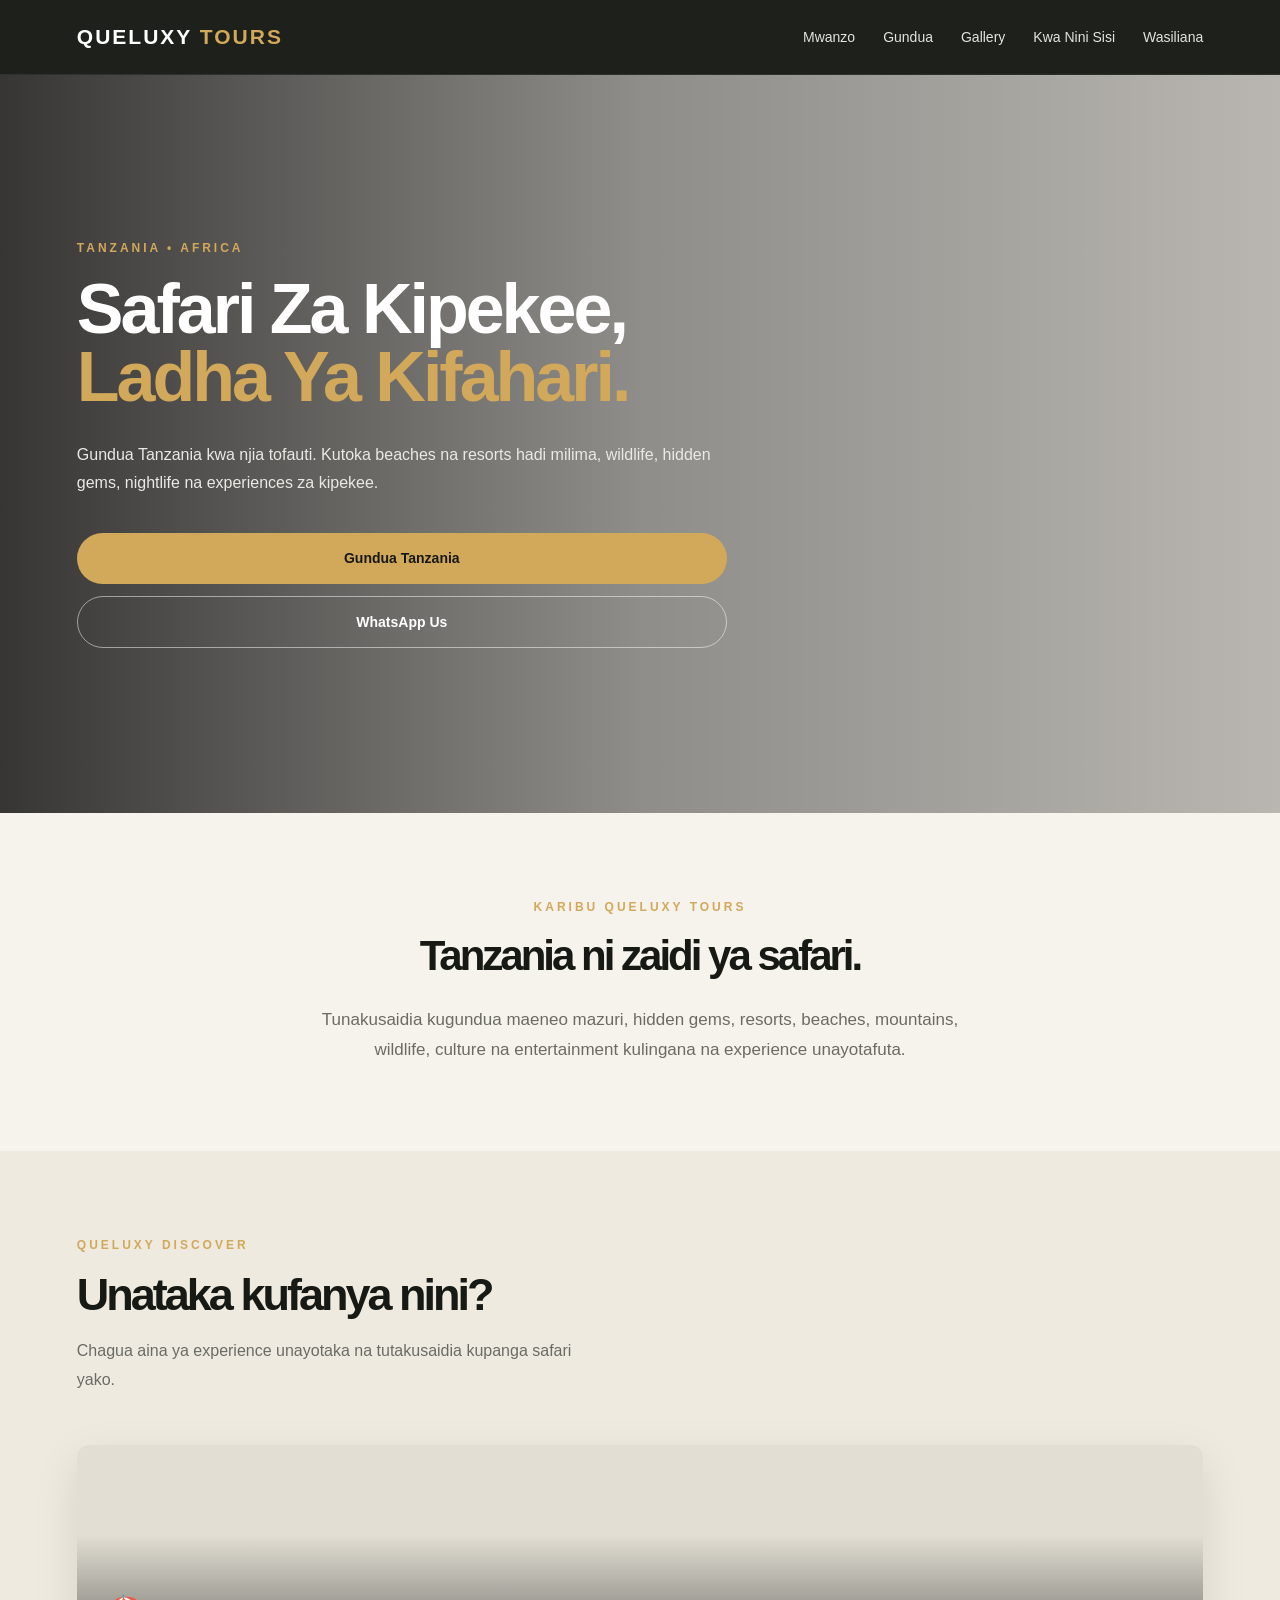
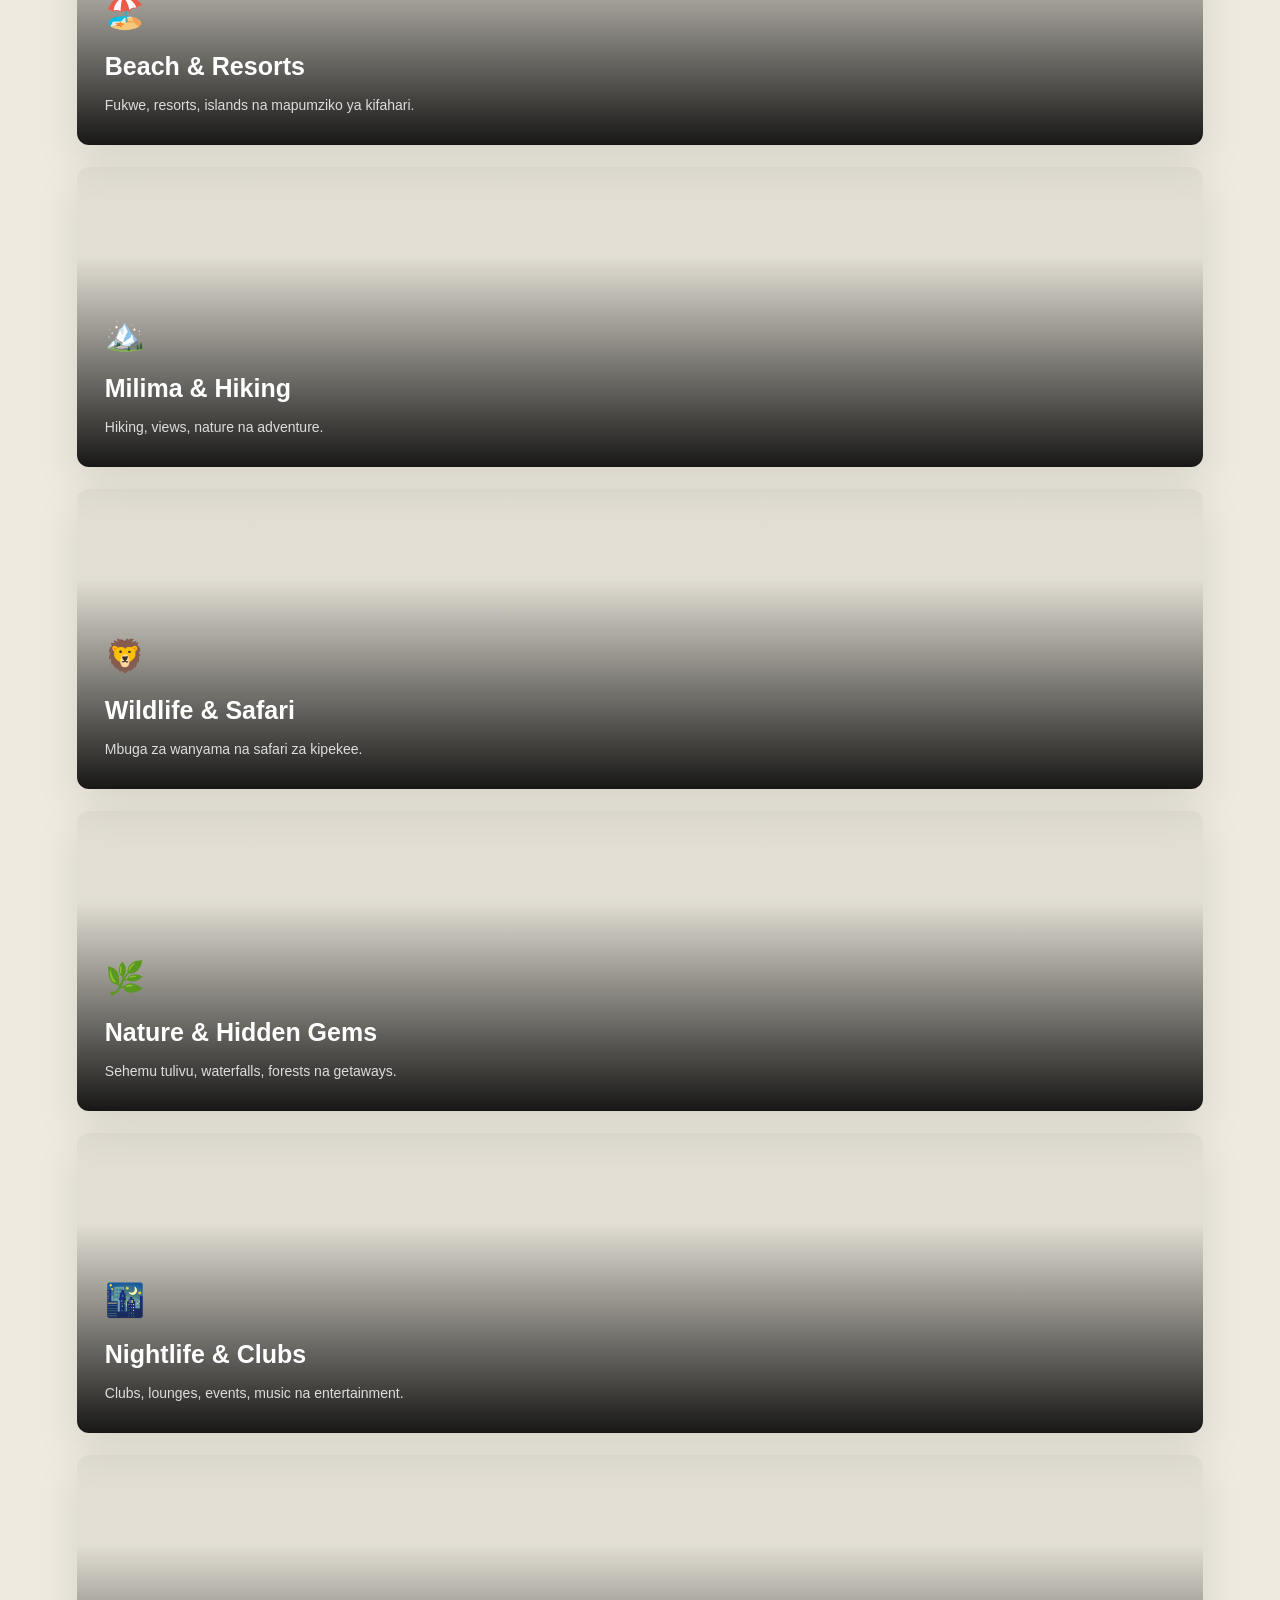
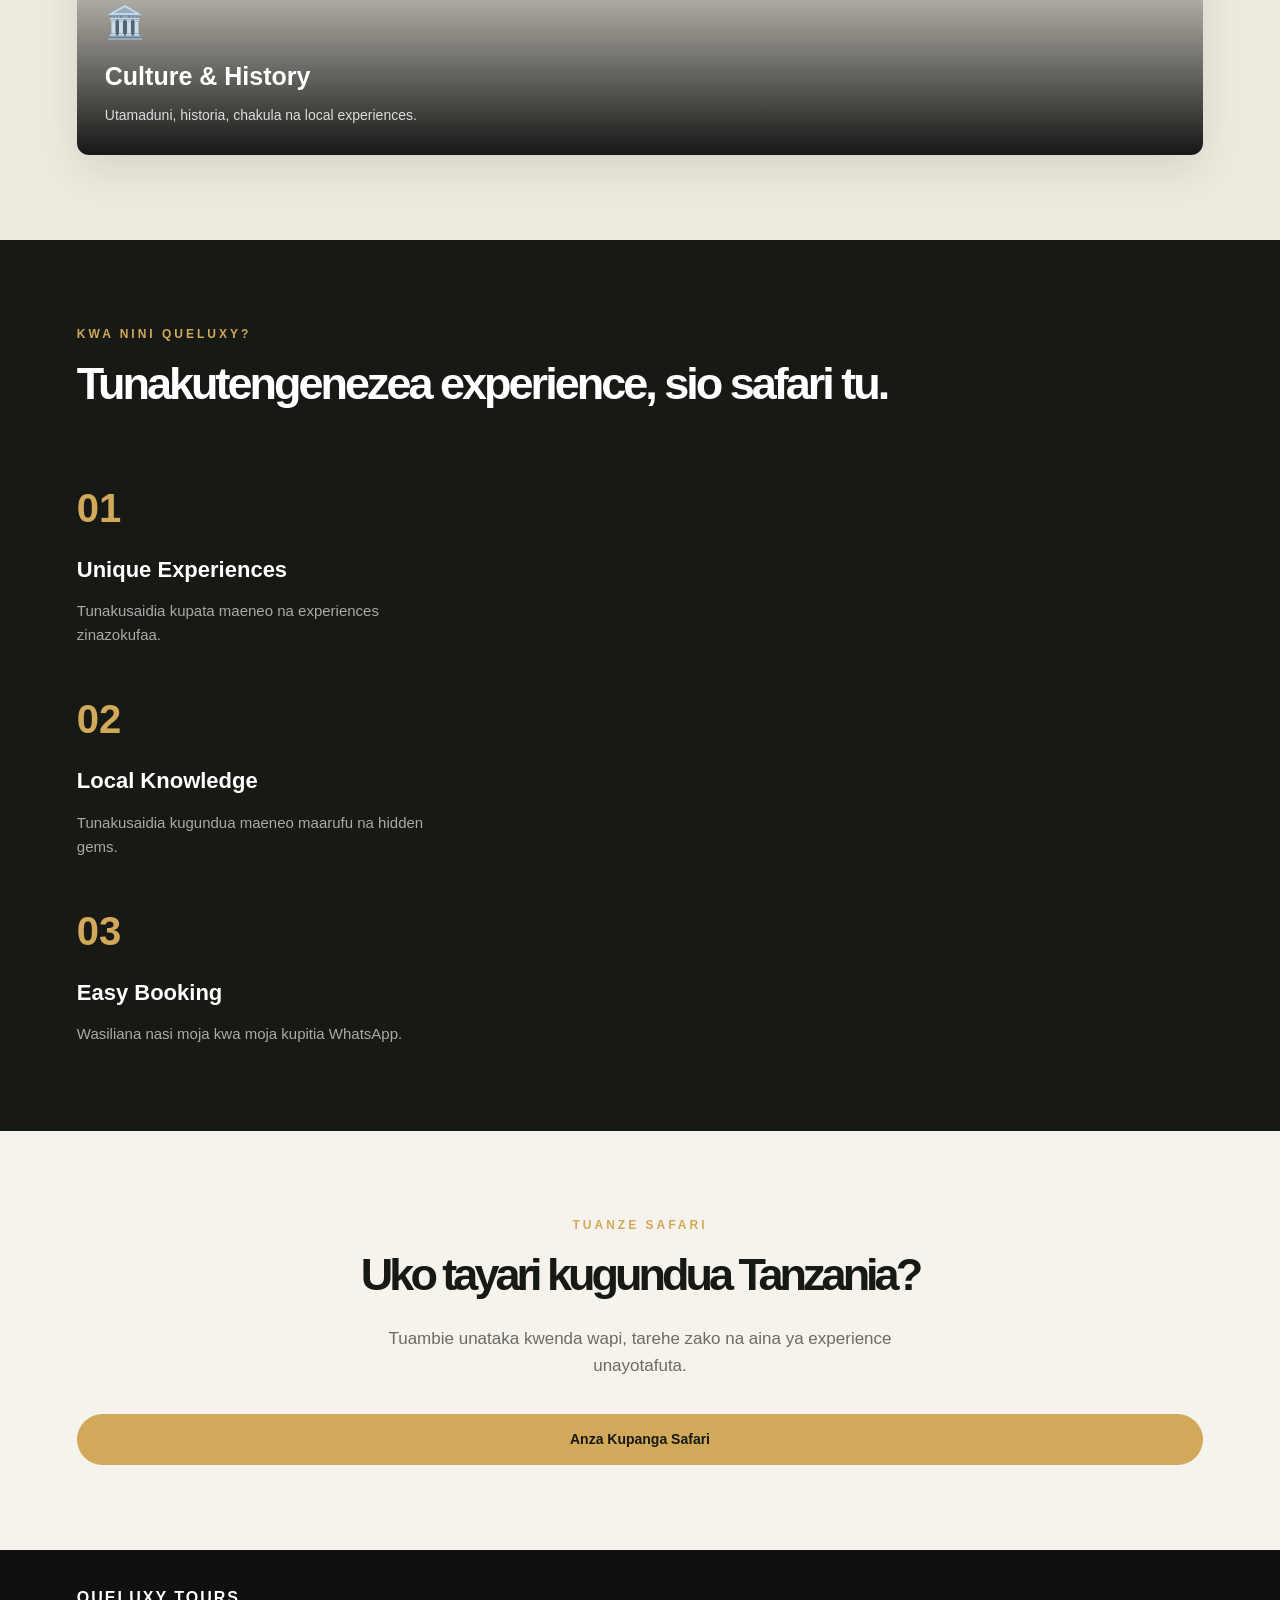
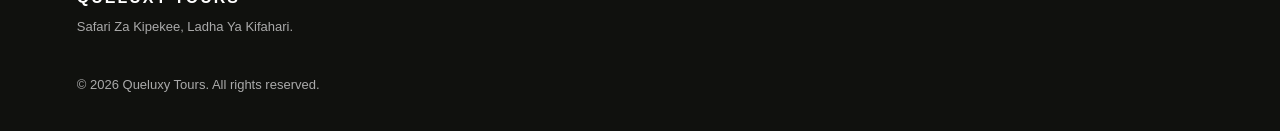
<file: index.html>
<!DOCTYPE html>
<html lang="sw">
<head>
  <meta charset="UTF-8">
  <meta name="viewport" content="width=device-width, initial-scale=1.0">

  <title>Queluxy Tours | Safari Za Kipekee</title>

  <meta name="description" content="Queluxy Tours - Safari Za Kipekee, Ladha Ya Kifahari.">

  <link rel="stylesheet" href="style.css">
</head>

<body>

<header class="navbar">

  <a href="#home" class="logo">
    QUELUXY <span>TOURS</span>
  </a>

  <nav>
  <a href="#home">Mwanzo</a>
  <a href="discover.html">Gundua</a>
  <a href="gallery.html">Gallery</a>
  <a href="#why">Kwa Nini Sisi</a>
  <a href="#contact">Wasiliana</a>

</header>


<main>

<section class="hero" id="home">

  <div class="hero-content">

    <p class="eyebrow">TANZANIA • AFRICA</p>

    <h1>
      Safari Za Kipekee,
      <span>Ladha Ya Kifahari.</span>
    </h1>

    <p class="hero-text">
      Gundua Tanzania kwa njia tofauti.
      Kutoka beaches na resorts hadi milima,
      wildlife, hidden gems, nightlife na
      experiences za kipekee.
    </p>

    <div class="hero-buttons">

      <a href="discover" class="btn primary">
        Gundua Tanzania
      </a>

      <a
        href="https://wa.me/255745179214?text=Habari%20Queluxy%20Tours%2C%20nataka%20kupanga%20safari."
        class="btn secondary"
        target="_blank">
        WhatsApp Us
      </a>

    </div>

  </div>

</section>


<section class="intro">

  <p class="eyebrow">KARIBU QUELUXY TOURS</p>

  <h2>
    Tanzania ni zaidi ya safari.
  </h2>

  <p>
    Tunakusaidia kugundua maeneo mazuri,
    hidden gems, resorts, beaches, mountains,
    wildlife, culture na entertainment
    kulingana na experience unayotafuta.
  </p>

</section>


<section class="discover" id="discover">

  <div class="section-heading">

    <div>

      <p class="eyebrow">QUELUXY DISCOVER</p>

      <h2>Unataka kufanya nini?</h2>

    </div>

    <p>
      Chagua aina ya experience unayotaka
      na tutakusaidia kupanga safari yako.
    </p>

  </div>


  <div class="experience-grid">

    <a href="#contact" class="experience beach">
      <div>
        <span>🏖️</span>
        <h3>Beach & Resorts</h3>
        <p>Fukwe, resorts, islands na mapumziko ya kifahari.</p>
      </div>
    </a>

    <a href="#contact" class="experience mountain">
      <div>
        <span>🏔️</span>
        <h3>Milima & Hiking</h3>
        <p>Hiking, views, nature na adventure.</p>
      </div>
    </a>

    <a href="#contact" class="experience wildlife">
      <div>
        <span>🦁</span>
        <h3>Wildlife & Safari</h3>
        <p>Mbuga za wanyama na safari za kipekee.</p>
      </div>
    </a>

    <a href="#contact" class="experience nature">
      <div>
        <span>🌿</span>
        <h3>Nature & Hidden Gems</h3>
        <p>Sehemu tulivu, waterfalls, forests na getaways.</p>
      </div>
    </a>

    <a href="#contact" class="experience nightlife">
      <div>
        <span>🌃</span>
        <h3>Nightlife & Clubs</h3>
        <p>Clubs, lounges, events, music na entertainment.</p>
      </div>
    </a>

    <a href="#contact" class="experience culture">
      <div>
        <span>🏛️</span>
        <h3>Culture & History</h3>
        <p>Utamaduni, historia, chakula na local experiences.</p>
      </div>
    </a>

  </div>

</section>


<section class="why" id="why">

  <p class="eyebrow">KWA NINI QUELUXY?</p>

  <h2>
    Tunakutengenezea experience,
    sio safari tu.
  </h2>

  <div class="why-grid">

    <div>
      <strong>01</strong>
      <h3>Unique Experiences</h3>
      <p>
        Tunakusaidia kupata maeneo na experiences zinazokufaa.
      </p>
    </div>

    <div>
      <strong>02</strong>
      <h3>Local Knowledge</h3>
      <p>
        Tunakusaidia kugundua maeneo maarufu na hidden gems.
      </p>
    </div>

    <div>
      <strong>03</strong>
      <h3>Easy Booking</h3>
      <p>
        Wasiliana nasi moja kwa moja kupitia WhatsApp.
      </p>
    </div>

  </div>

</section>


<section class="contact" id="contact">

  <p class="eyebrow">TUANZE SAFARI</p>

  <h2>
    Uko tayari kugundua Tanzania?
  </h2>

  <p>
    Tuambie unataka kwenda wapi,
    tarehe zako na aina ya experience unayotafuta.
  </p>

  <a
    href="https://wa.me/255745179214?text=Habari%20Queluxy%20Tours%2C%20nataka%20kupanga%20safari."
    class="btn primary"
    target="_blank">
    Anza Kupanga Safari
  </a>

</section>

</main>


<footer>

  <div>
    <strong>QUELUXY TOURS</strong>

    <p>
      Safari Za Kipekee, Ladha Ya Kifahari.
    </p>
  </div>

  <p>
    © 2026 Queluxy Tours. All rights reserved.
  </p>

</footer>

</body>
</html>
</file>
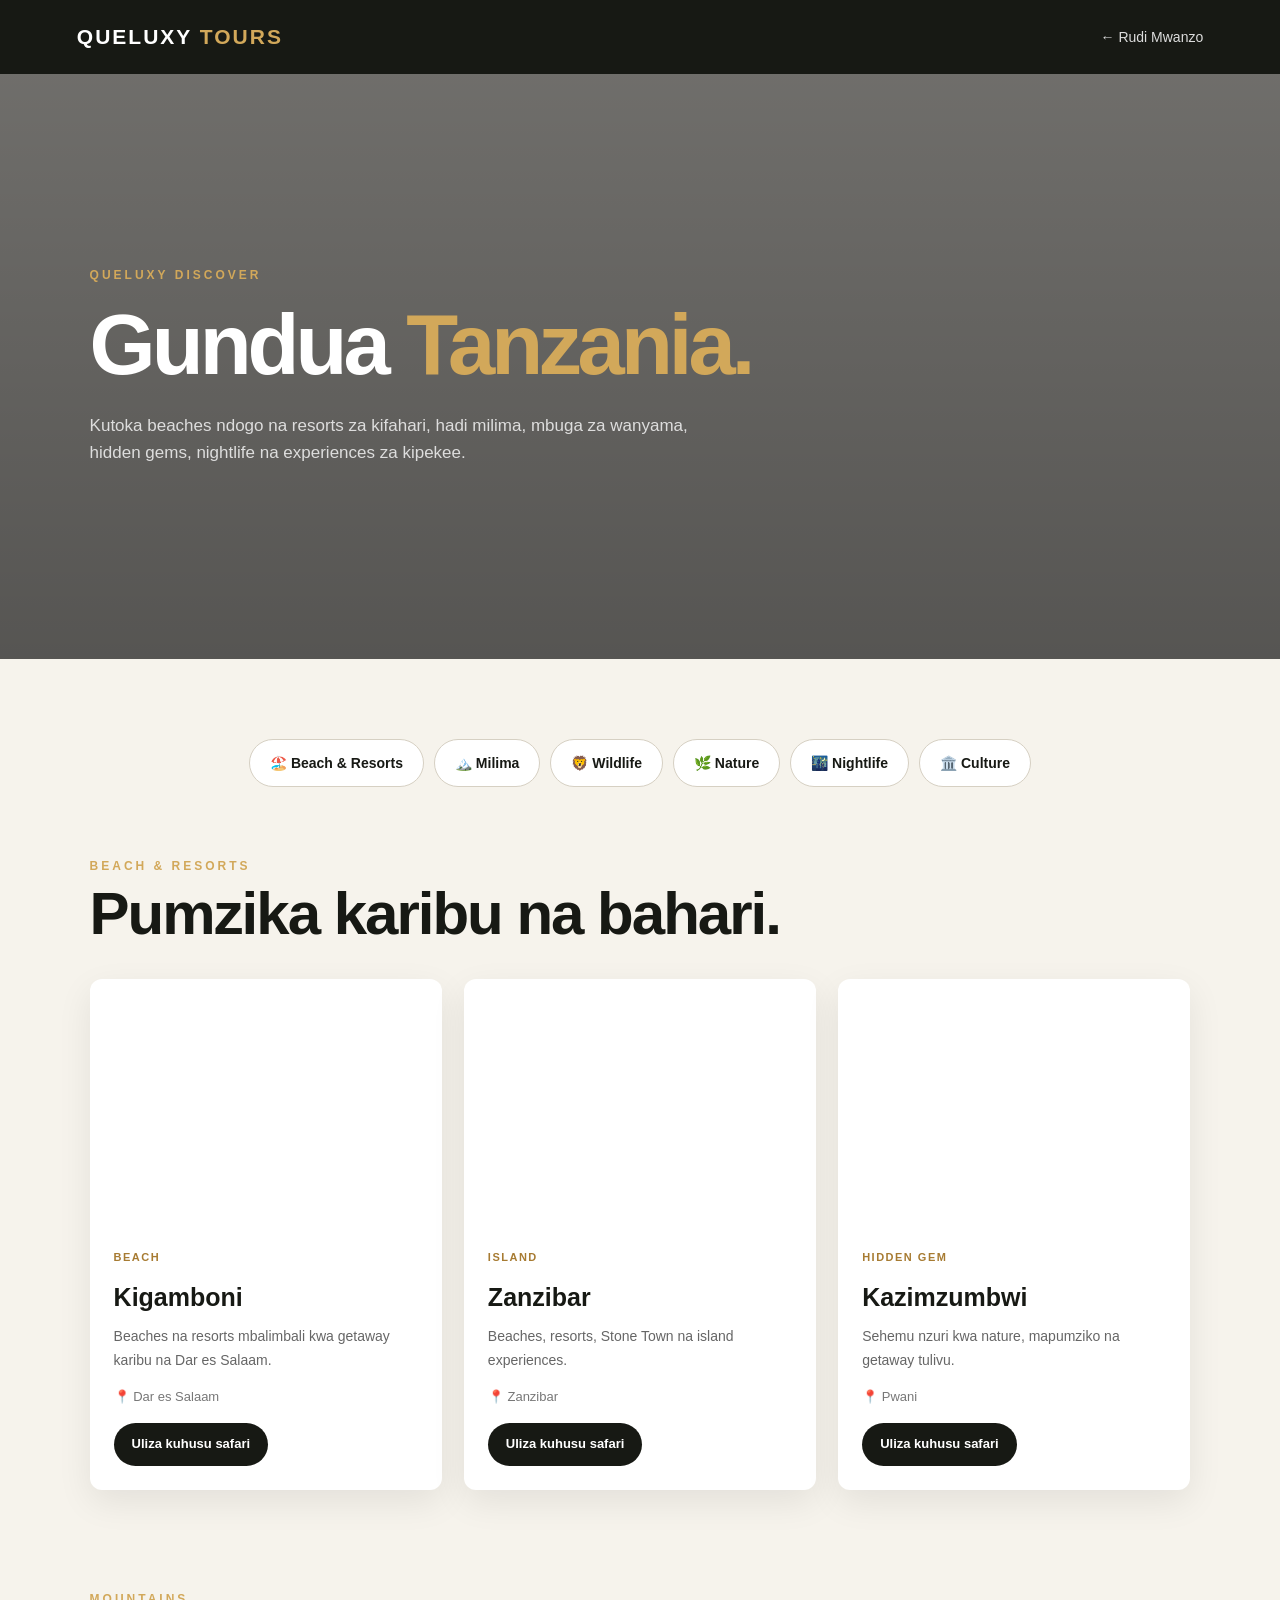
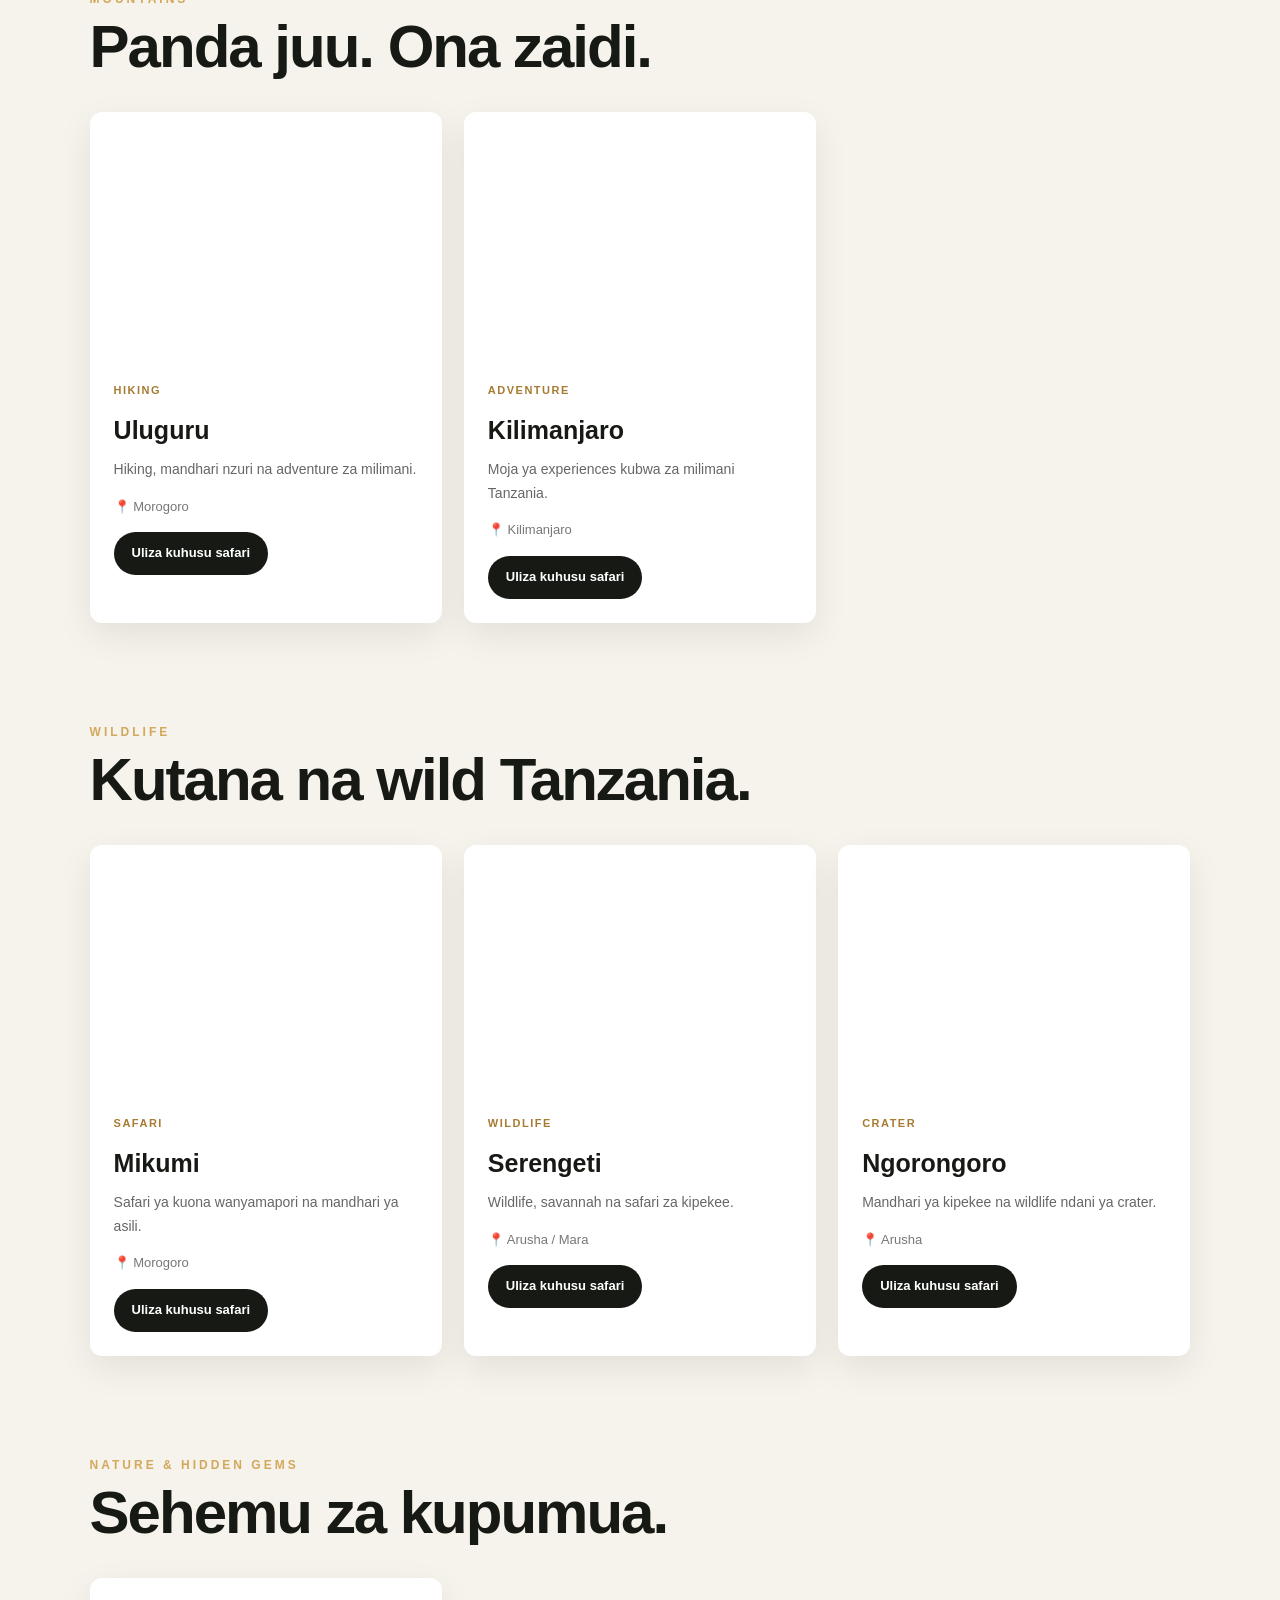
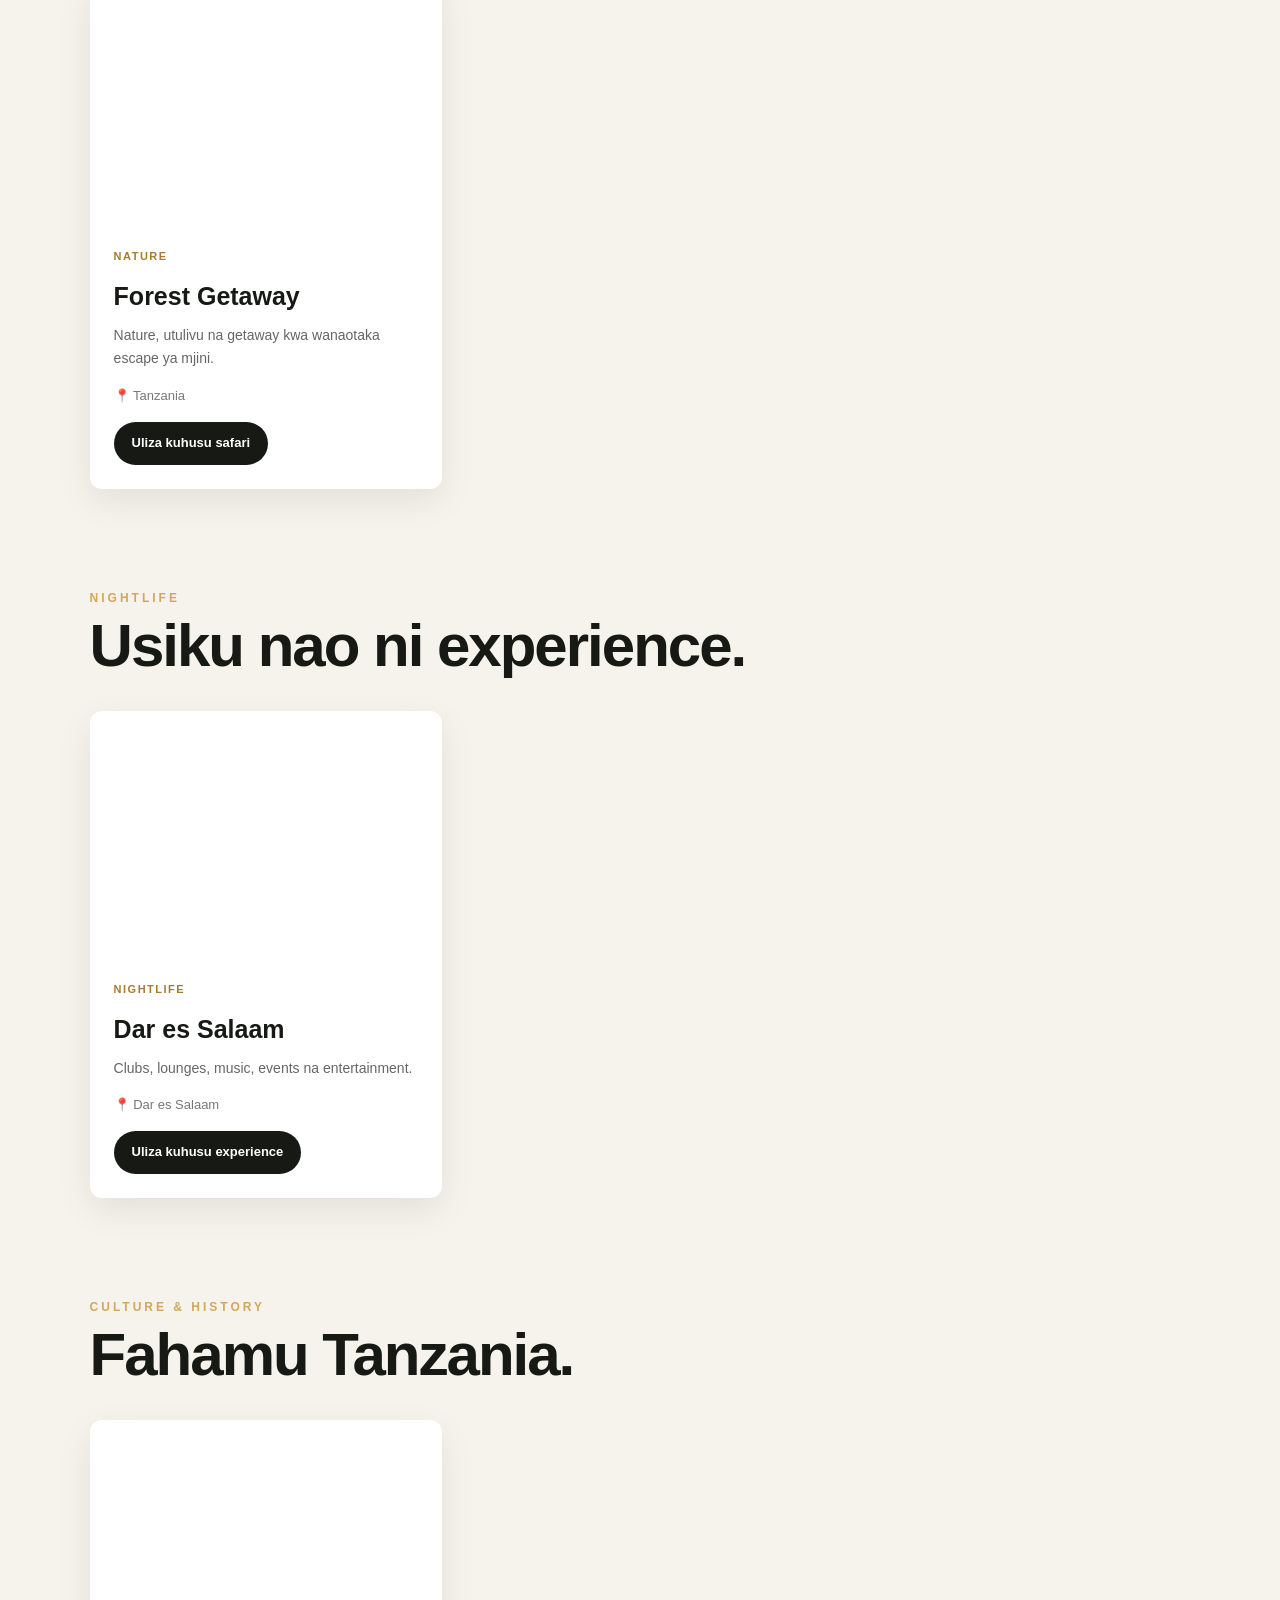
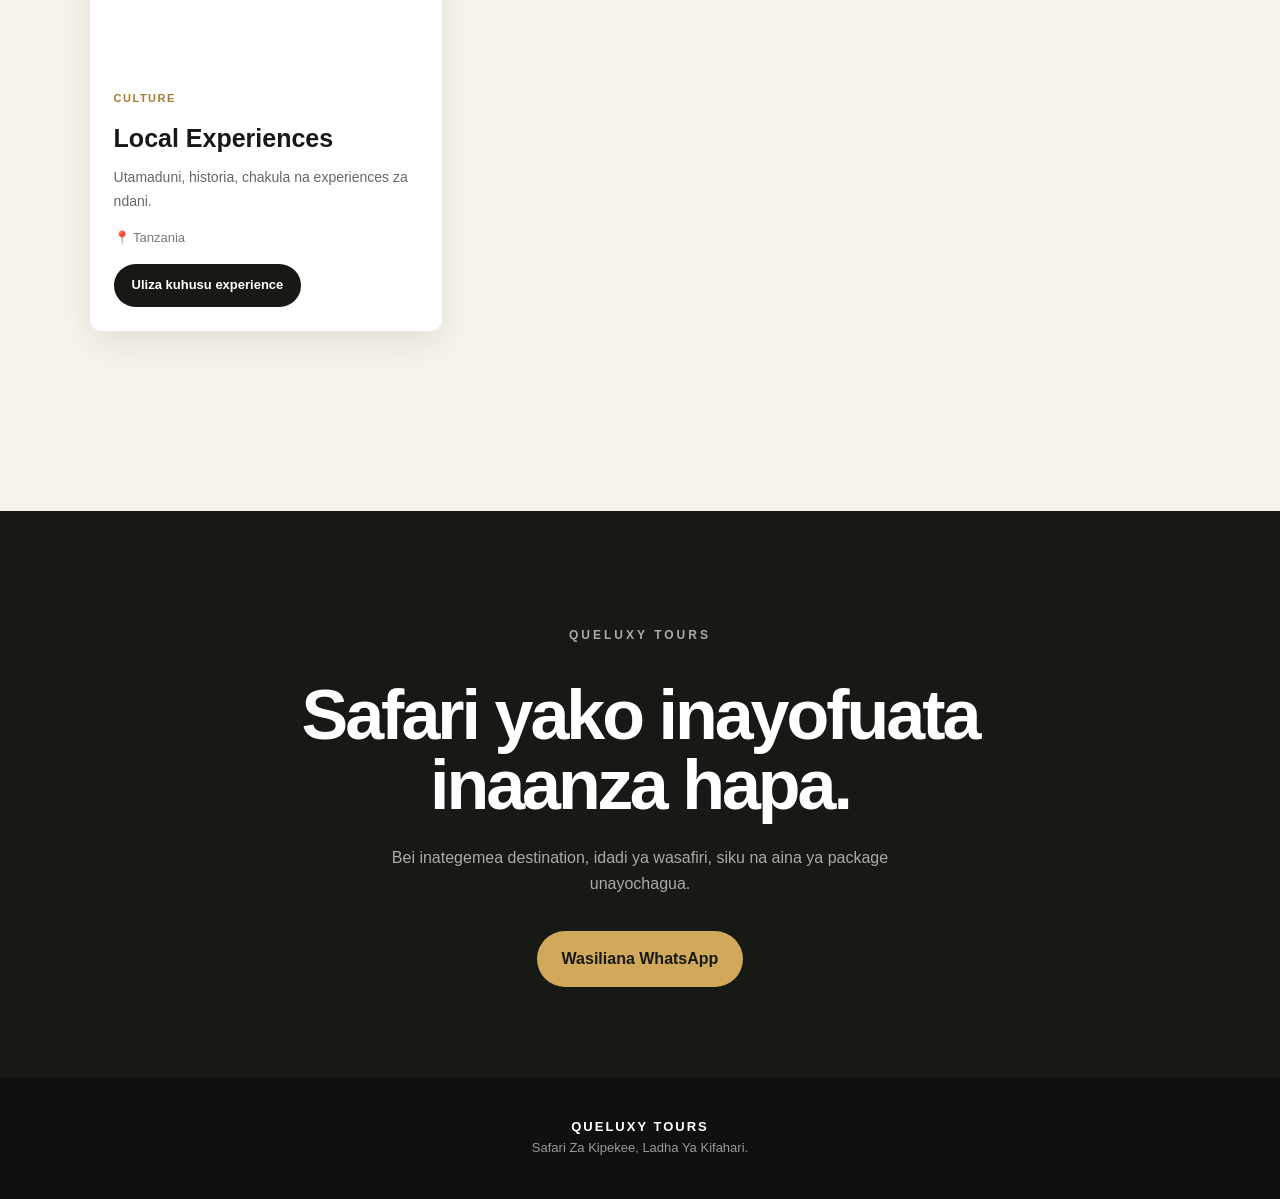
<file: discover.html>
<!DOCTYPE html>
<html lang="sw">
<head>
  <meta charset="UTF-8">
  <meta name="viewport" content="width=device-width, initial-scale=1.0">

  <title>Gundua Tanzania | Queluxy Tours</title>

  <meta
    name="description"
    content="Gundua beach, resorts, milima, wildlife, nature, nightlife na hidden gems za Tanzania kupitia Queluxy Tours."
  >

  <style>

    * {
      box-sizing: border-box;
      margin: 0;
      padding: 0;
    }

    html {
      scroll-behavior: smooth;
    }

    body {
      font-family: Arial, Helvetica, sans-serif;
      background: #f6f3ec;
      color: #171914;
      line-height: 1.6;
    }

    a {
      text-decoration: none;
      color: inherit;
    }


    /* NAVBAR */

    .navbar {
      position: sticky;
      top: 0;
      z-index: 1000;

      display: flex;
      align-items: center;
      justify-content: space-between;

      padding: 20px 6%;

      background: #171914;
      color: white;
    }

    .logo {
      font-size: 21px;
      font-weight: 900;
      letter-spacing: 2px;
    }

    .logo span {
      color: #d2a85a;
    }

    .back {
      color: #ddd;
      font-size: 14px;
    }

    .back:hover {
      color: #d2a85a;
    }


    /* HERO */

    .hero {
      min-height: 65vh;

      display: flex;
      align-items: center;

      padding: 90px 7%;

      color: white;

      background:
        linear-gradient(
          rgba(0,0,0,0.55),
          rgba(0,0,0,0.65)
        ),
        url("https://images.unsplash.com/photo-1516426122078-c23e76319801?auto=format&fit=crop&w=1800&q=90");

      background-size: cover;
      background-position: center;
    }

    .hero-content {
      max-width: 850px;
    }

    .eyebrow {
      color: #d2a85a;
      font-size: 12px;
      font-weight: 800;
      letter-spacing: 3px;
      margin-bottom: 18px;
    }

    .hero h1 {
      font-size: clamp(45px, 8vw, 85px);
      line-height: 0.98;
      letter-spacing: -4px;
      margin-bottom: 25px;
    }

    .hero h1 span {
      color: #d2a85a;
    }

    .hero p:last-child {
      max-width: 650px;
      color: #ddd;
      font-size: 17px;
    }


    /* MAIN */

    .container {
      width: 86%;
      max-width: 1250px;
      margin: auto;
      padding: 80px 0;
    }


    /* CATEGORY NAV */

    .categories {
      display: flex;
      flex-wrap: wrap;
      justify-content: center;
      gap: 10px;

      margin-bottom: 70px;
    }

    .category {
      padding: 12px 20px;

      border: 1px solid #d6d0c3;

      border-radius: 40px;

      background: white;

      font-size: 14px;
      font-weight: 700;

      transition: 0.3s;
    }

    .category:hover {
      background: #171914;
      color: white;
      border-color: #171914;
    }


    /* SECTION */

    .destination-section {
      margin-bottom: 100px;
    }

    .section-title {
      margin-bottom: 35px;
    }

    .section-title .eyebrow {
      margin-bottom: 8px;
    }

    .section-title h2 {
      font-size: clamp(35px, 5vw, 60px);
      line-height: 1;
      letter-spacing: -2px;
    }


    /* CARDS */

    .cards {
      display: grid;

      grid-template-columns:
        repeat(3, 1fr);

      gap: 22px;
    }

    .card {
      overflow: hidden;

      background: white;

      border-radius: 12px;

      box-shadow:
        0 12px 35px rgba(0,0,0,0.08);

      transition: 0.35s;
    }

    .card:hover {
      transform: translateY(-7px);
    }

    .image {
      height: 240px;

      background-size: cover;
      background-position: center;
    }

    .card-content {
      padding: 24px;
    }

    .tag {
      color: #a77b32;

      font-size: 11px;

      font-weight: 800;

      letter-spacing: 1.5px;
    }

    .card h3 {
      font-size: 25px;

      margin: 8px 0;
    }

    .card p {
      color: #666;

      font-size: 14px;

      line-height: 1.7;
    }

    .location {
      display: block;

      margin: 15px 0;

      color: #777;

      font-size: 13px;
    }

    .book {
      display: inline-block;

      padding: 11px 18px;

      border-radius: 30px;

      background: #171914;

      color: white;

      font-size: 13px;

      font-weight: 700;

      transition: 0.3s;
    }

    .book:hover {
      background: #d2a85a;

      color: #171914;
    }


    /* IMAGES */

    .kigamboni {
      background-image:
        url("https://images.unsplash.com/photo-1507525428034-b723cf961d3e?auto=format&fit=crop&w=1000&q=85");
    }

    .zanzibar {
      background-image:
        url("https://images.unsplash.com/photo-1505881502353-a1986add3762?auto=format&fit=crop&w=1000&q=85");
    }

    .kazimzumbwi {
      background-image:
        url("https://images.unsplash.com/photo-1441974231531-c6227db76b6e?auto=format&fit=crop&w=1000&q=85");
    }

    .uluguru {
      background-image:
        url("https://images.unsplash.com/photo-1464822759023-fed622ff2c3b?auto=format&fit=crop&w=1000&q=85");
    }

    .kilimanjaro {
      background-image:
        url("https://images.unsplash.com/photo-1609198092458-38a293c7ac4b?auto=format&fit=crop&w=1000&q=85");
    }

    .mikumi {
      background-image:
        url("https://images.unsplash.com/photo-1516426122078-c23e76319801?auto=format&fit=crop&w=1000&q=85");
    }

    .serengeti {
      background-image:
        url("https://images.unsplash.com/photo-1516026672322-bc52d61a55d5?auto=format&fit=crop&w=1000&q=85");
    }

    .ngorongoro {
      background-image:
        url("https://images.unsplash.com/photo-1534177616072-ef7dc120449d?auto=format&fit=crop&w=1000&q=85");
    }

    .forest {
      background-image:
        url("https://images.unsplash.com/photo-1448375240586-882707db888b?auto=format&fit=crop&w=1000&q=85");
    }

    .nightlife {
      background-image:
        url("https://images.unsplash.com/photo-1514525253161-7a46d19cd819?auto=format&fit=crop&w=1000&q=85");
    }

    .culture {
      background-image:
        url("https://images.unsplash.com/photo-1539650116574-75c0c6d73f6e?auto=format&fit=crop&w=1000&q=85");
    }


    /* CTA */

    .cta {
      padding: 90px 7%;

      text-align: center;

      background: #171914;

      color: white;
    }

    .cta h2 {
      max-width: 800px;

      margin: auto;

      font-size: clamp(38px, 6vw, 70px);

      line-height: 1;

      letter-spacing: -3px;
    }

    .cta p {
      max-width: 600px;

      margin: 25px auto 35px;

      color: #aaa;
    }

    .cta-button {
      display: inline-block;

      padding: 15px 25px;

      border-radius: 40px;

      background: #d2a85a;

      color: #171914;

      font-weight: 800;
    }


    /* FOOTER */

    footer {
      padding: 40px 7%;

      background: #10110e;

      color: #999;

      text-align: center;

      font-size: 13px;
    }

    footer strong {
      color: white;

      letter-spacing: 2px;
    }


    /* MOBILE */

    @media (max-width: 850px) {

      .cards {
        grid-template-columns: 1fr 1fr;
      }

    }


    @media (max-width: 600px) {

      .navbar {
        padding: 17px 5%;
      }

      .hero {
        min-height: 60vh;

        padding: 75px 6%;
      }

      .hero h1 {
        font-size: 48px;

        letter-spacing: -2px;
      }

      .container {
        width: 88%;
      }

      .cards {
        grid-template-columns: 1fr;
      }

      .image {
        height: 230px;
      }

      .category {
        font-size: 13px;
      }

    }

  </style>
</head>


<body>


<header class="navbar">

  <a href="index.html" class="logo">
    QUELUXY <span>TOURS</span>
  </a>

  <a href="index.html" class="back">
    ← Rudi Mwanzo
  </a>

</header>


<section class="hero">

  <div class="hero-content">

    <p class="eyebrow">
      QUELUXY DISCOVER
    </p>

    <h1>
      Gundua <span>Tanzania.</span>
    </h1>

    <p>
      Kutoka beaches ndogo na resorts za kifahari,
      hadi milima, mbuga za wanyama, hidden gems,
      nightlife na experiences za kipekee.
    </p>

  </div>

</section>


<main class="container">


  <!-- CATEGORIES -->

  <div class="categories">

    <a href="#beaches" class="category">
      🏖️ Beach & Resorts
    </a>

    <a href="#mountains" class="category">
      🏔️ Milima
    </a>

    <a href="#wildlife" class="category">
      🦁 Wildlife
    </a>

    <a href="#nature" class="category">
      🌿 Nature
    </a>

    <a href="#nightlife" class="category">
      🌃 Nightlife
    </a>

    <a href="#culture" class="category">
      🏛️ Culture
    </a>

  </div>


  <!-- BEACHES -->

  <section class="destination-section" id="beaches">

    <div class="section-title">

      <p class="eyebrow">
        BEACH & RESORTS
      </p>

      <h2>
        Pumzika karibu na bahari.
      </h2>

    </div>


    <div class="cards">


      <article class="card">

        <div class="image kigamboni"></div>

        <div class="card-content">

          <span class="tag">
            BEACH
          </span>

          <h3>
            Kigamboni
          </h3>

          <p>
            Beaches na resorts mbalimbali
            kwa getaway karibu na Dar es Salaam.
          </p>

          <span class="location">
            📍 Dar es Salaam
          </span>

          <a
            href="https://wa.me/255745179214?text=Habari%20Queluxy%2C%20nataka%20safari%20ya%20Kigamboni."
            class="book"
            target="_blank">
            Uliza kuhusu safari
          </a>

        </div>

      </article>


      <article class="card">

        <div class="image zanzibar"></div>

        <div class="card-content">

          <span class="tag">
            ISLAND
          </span>

          <h3>
            Zanzibar
          </h3>

          <p>
            Beaches, resorts, Stone Town
            na island experiences.
          </p>

          <span class="location">
            📍 Zanzibar
          </span>

          <a
            href="https://wa.me/255745179214?text=Habari%20Queluxy%2C%20nataka%20safari%20ya%20Zanzibar."
            class="book"
            target="_blank">
            Uliza kuhusu safari
          </a>

        </div>

      </article>


      <article class="card">

        <div class="image kazimzumbwi"></div>

        <div class="card-content">

          <span class="tag">
            HIDDEN GEM
          </span>

          <h3>
            Kazimzumbwi
          </h3>

          <p>
            Sehemu nzuri kwa nature,
            mapumziko na getaway tulivu.
          </p>

          <span class="location">
            📍 Pwani
          </span>

          <a
            href="https://wa.me/255745179214?text=Habari%20Queluxy%2C%20nataka%20kujua%20kuhusu%20Kazimzumbwi."
            class="book"
            target="_blank">
            Uliza kuhusu safari
          </a>

        </div>

      </article>


    </div>

  </section>


  <!-- MOUNTAINS -->

  <section class="destination-section" id="mountains">

    <div class="section-title">

      <p class="eyebrow">
        MOUNTAINS
      </p>

      <h2>
        Panda juu. Ona zaidi.
      </h2>

    </div>


    <div class="cards">


      <article class="card">

        <div class="image uluguru"></div>

        <div class="card-content">

          <span class="tag">
            HIKING
          </span>

          <h3>
            Uluguru
          </h3>

          <p>
            Hiking, mandhari nzuri na
            adventure za milimani.
          </p>

          <span class="location">
            📍 Morogoro
          </span>

          <a
            href="https://wa.me/255745179214?text=Habari%20Queluxy%2C%20nataka%20safari%20ya%20Uluguru."
            class="book"
            target="_blank">
            Uliza kuhusu safari
          </a>

        </div>

      </article>


      <article class="card">

        <div class="image kilimanjaro"></div>

        <div class="card-content">

          <span class="tag">
            ADVENTURE
          </span>

          <h3>
            Kilimanjaro
          </h3>

          <p>
            Moja ya experiences kubwa
            za milimani Tanzania.
          </p>

          <span class="location">
            📍 Kilimanjaro
          </span>

          <a
            href="https://wa.me/255745179214?text=Habari%20Queluxy%2C%20nataka%20safari%20ya%20Kilimanjaro."
            class="book"
            target="_blank">
            Uliza kuhusu safari
          </a>

        </div>

      </article>


    </div>

  </section>


  <!-- WILDLIFE -->

  <section class="destination-section" id="wildlife">

    <div class="section-title">

      <p class="eyebrow">
        WILDLIFE
      </p>

      <h2>
        Kutana na wild Tanzania.
      </h2>

    </div>


    <div class="cards">


      <article class="card">

        <div class="image mikumi"></div>

        <div class="card-content">

          <span class="tag">
            SAFARI
          </span>

          <h3>
            Mikumi
          </h3>

          <p>
            Safari ya kuona wanyamapori
            na mandhari ya asili.
          </p>

          <span class="location">
            📍 Morogoro
          </span>

          <a
            href="https://wa.me/255745179214?text=Habari%20Queluxy%2C%20nataka%20safari%20ya%20Mikumi."
            class="book"
            target="_blank">
            Uliza kuhusu safari
          </a>

        </div>

      </article>


      <article class="card">

        <div class="image serengeti"></div>

        <div class="card-content">

          <span class="tag">
            WILDLIFE
          </span>

          <h3>
            Serengeti
          </h3>

          <p>
            Wildlife, savannah na
            safari za kipekee.
          </p>

          <span class="location">
            📍 Arusha / Mara
          </span>

          <a
            href="https://wa.me/255745179214?text=Habari%20Queluxy%2C%20nataka%20safari%20ya%20Serengeti."
            class="book"
            target="_blank">
            Uliza kuhusu safari
          </a>

        </div>

      </article>


      <article class="card">

        <div class="image ngorongoro"></div>

        <div class="card-content">

          <span class="tag">
            CRATER
          </span>

          <h3>
            Ngorongoro
          </h3>

          <p>
            Mandhari ya kipekee na
            wildlife ndani ya crater.
          </p>

          <span class="location">
            📍 Arusha
          </span>

          <a
            href="https://wa.me/255745179214?text=Habari%20Queluxy%2C%20nataka%20safari%20ya%20Ngorongoro."
            class="book"
            target="_blank">
            Uliza kuhusu safari
          </a>

        </div>

      </article>


    </div>

  </section>


  <!-- NATURE -->

  <section class="destination-section" id="nature">

    <div class="section-title">

      <p class="eyebrow">
        NATURE & HIDDEN GEMS
      </p>

      <h2>
        Sehemu za kupumua.
      </h2>

    </div>


    <div class="cards">

      <article class="card">

        <div class="image forest"></div>

        <div class="card-content">

          <span class="tag">
            NATURE
          </span>

          <h3>
            Forest Getaway
          </h3>

          <p>
            Nature, utulivu na getaway
            kwa wanaotaka escape ya mjini.
          </p>

          <span class="location">
            📍 Tanzania
          </span>

          <a
            href="https://wa.me/255745179214?text=Habari%20Queluxy%2C%20natafuta%20nature%20getaway."
            class="book"
            target="_blank">
            Uliza kuhusu safari
          </a>

        </div>

      </article>

    </div>

  </section>


  <!-- NIGHTLIFE -->

  <section class="destination-section" id="nightlife">

    <div class="section-title">

      <p class="eyebrow">
        NIGHTLIFE
      </p>

      <h2>
        Usiku nao ni experience.
      </h2>

    </div>


    <div class="cards">

      <article class="card">

        <div class="image nightlife"></div>

        <div class="card-content">

          <span class="tag">
            NIGHTLIFE
          </span>

          <h3>
            Dar es Salaam
          </h3>

          <p>
            Clubs, lounges, music,
            events na entertainment.
          </p>

          <span class="location">
            📍 Dar es Salaam
          </span>

          <a
            href="https://wa.me/255745179214?text=Habari%20Queluxy%2C%20nataka%20nightlife%20experience%20Dar%20es%20Salaam."
            class="book"
            target="_blank">
            Uliza kuhusu experience
          </a>

        </div>

      </article>

    </div>

  </section>


  <!-- CULTURE -->

  <section class="destination-section" id="culture">

    <div class="section-title">

      <p class="eyebrow">
        CULTURE & HISTORY
      </p>

      <h2>
        Fahamu Tanzania.
      </h2>

    </div>


    <div class="cards">

      <article class="card">

        <div class="image culture"></div>

        <div class="card-content">

          <span class="tag">
            CULTURE
          </span>

          <h3>
            Local Experiences
          </h3>

          <p>
            Utamaduni, historia, chakula
            na experiences za ndani.
          </p>

          <span class="location">
            📍 Tanzania
          </span>

          <a
            href="https://wa.me/255745179214?text=Habari%20Queluxy%2C%20nataka%20local%20culture%20experience."
            class="book"
            target="_blank">
            Uliza kuhusu experience
          </a>

        </div>

      </article>

    </div>

  </section>

</main>


<!-- CTA -->

<section class="cta">

  <p class="eyebrow">
    QUELUXY TOURS
  </p>

  <h2>
    Safari yako inayofuata inaanza hapa.
  </h2>

  <p>
    Bei inategemea destination, idadi ya wasafiri,
    siku na aina ya package unayochagua.
  </p>

  <a
    href="https://wa.me/255745179214?text=Habari%20Queluxy%20Tours%2C%20nataka%20kupanga%20safari."
    class="cta-button"
    target="_blank">
    Wasiliana WhatsApp
  </a>

</section>


<footer>

  <strong>
    QUELUXY TOURS
  </strong>

  <p>
    Safari Za Kipekee, Ladha Ya Kifahari.
  </p>

</footer>


</body>
</html>
</file>
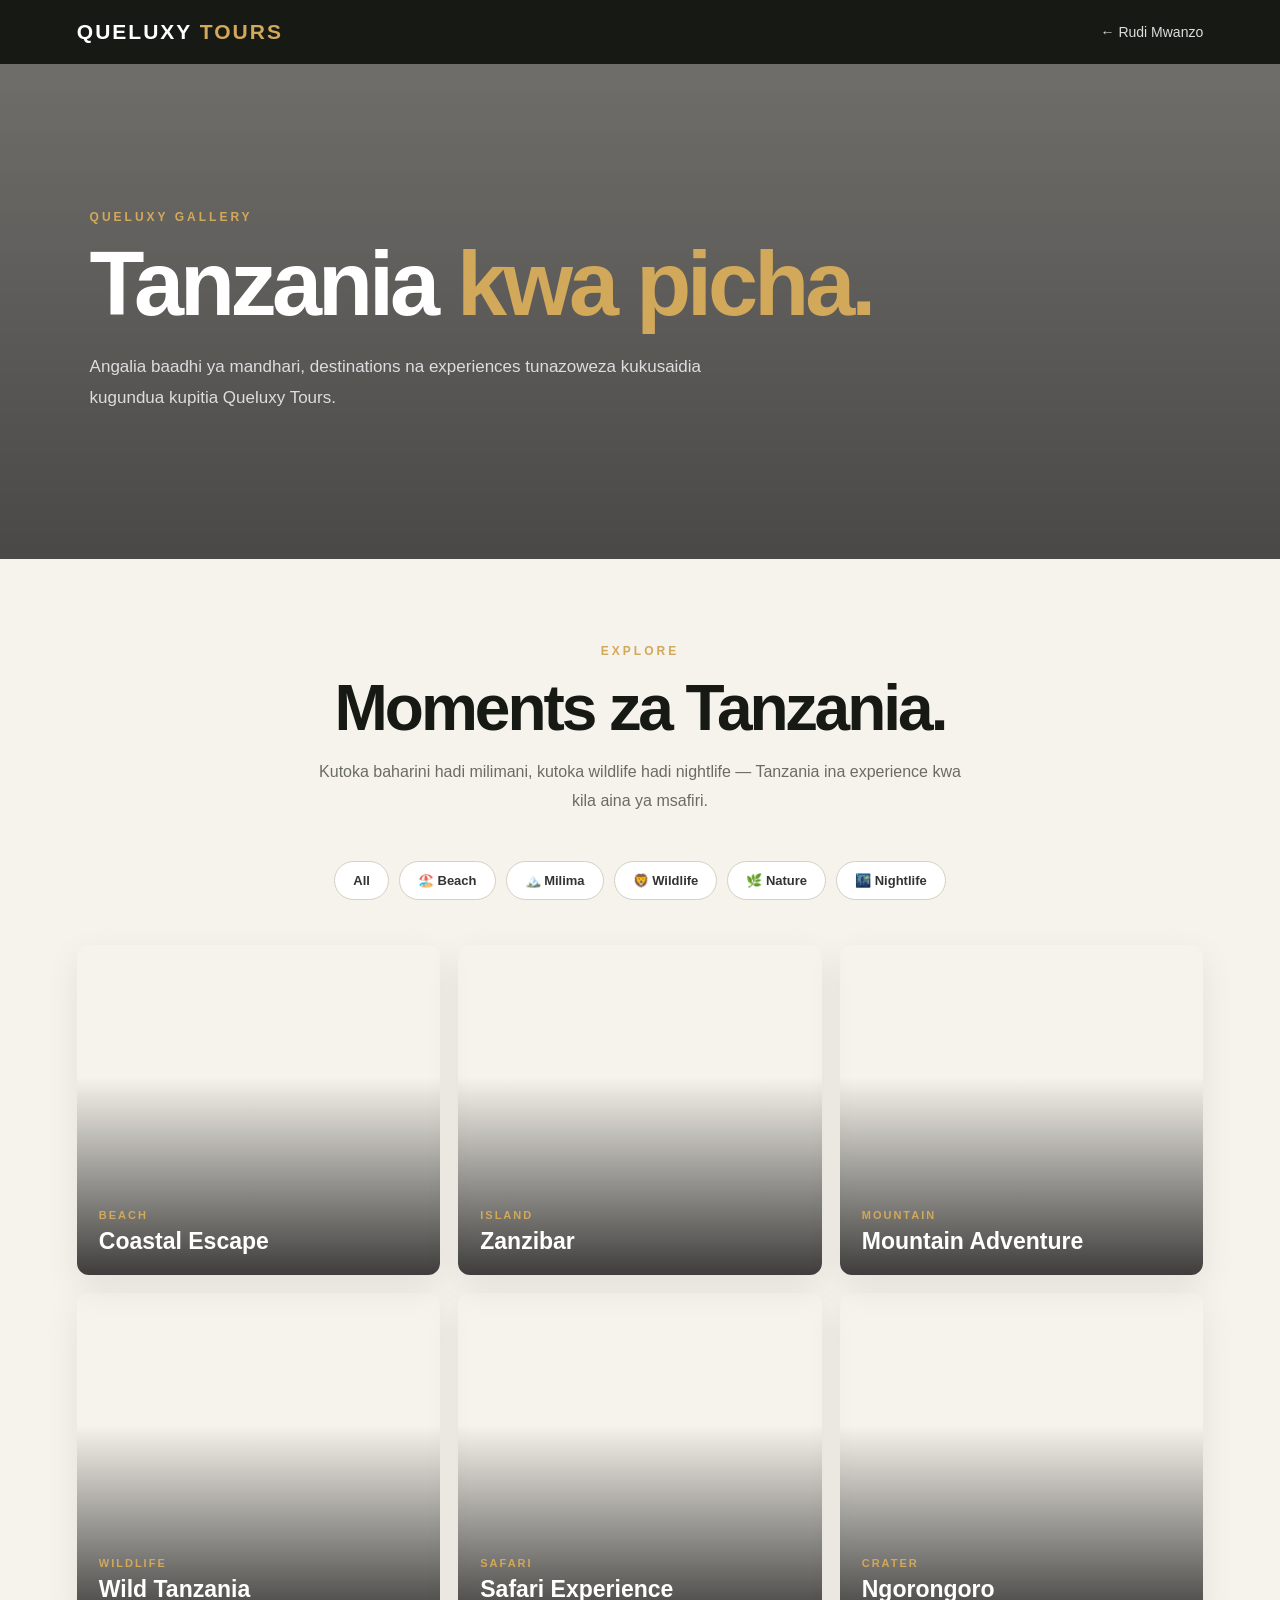
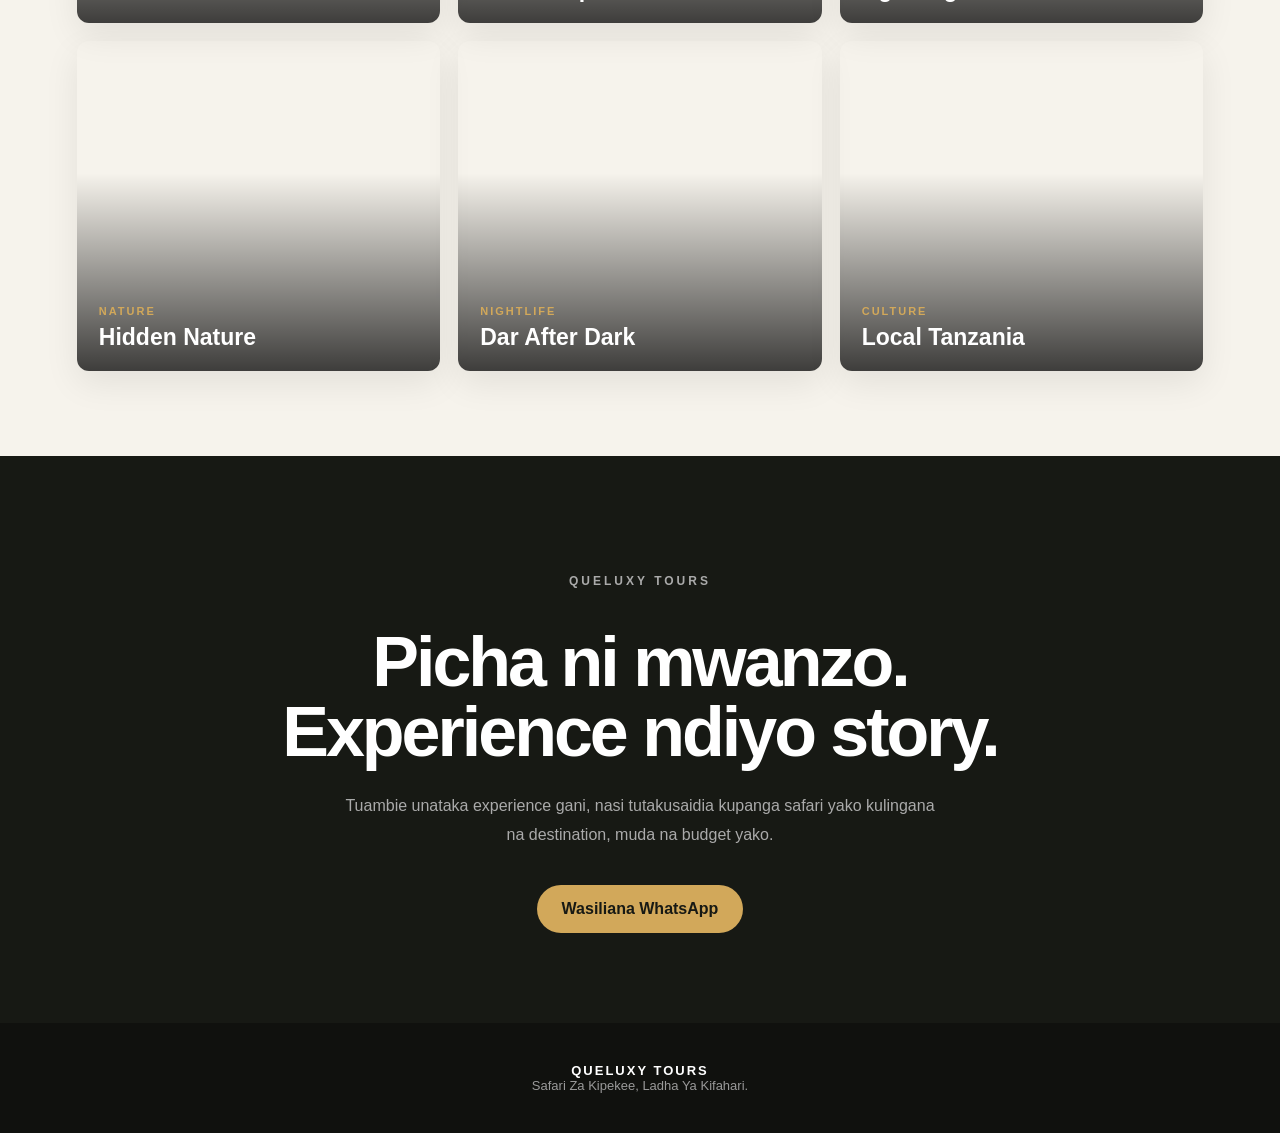
<file: gallery.html>
<!DOCTYPE html>
<html lang="sw">
<head>
  <meta charset="UTF-8">
  <meta name="viewport" content="width=device-width, initial-scale=1.0">

  <title>Gallery | Queluxy Tours</title>

  <meta
    name="description"
    content="Picha za destinations na experiences za Queluxy Tours Tanzania."
  >

  <style>
    * {
      margin: 0;
      padding: 0;
      box-sizing: border-box;
    }

    html {
      scroll-behavior: smooth;
    }

    body {
      font-family: Arial, Helvetica, sans-serif;
      background: #f6f3ec;
      color: #171914;
    }

    a {
      text-decoration: none;
      color: inherit;
    }

    /* NAVBAR */

    .navbar {
      position: sticky;
      top: 0;
      z-index: 1000;

      display: flex;
      align-items: center;
      justify-content: space-between;

      padding: 20px 6%;

      background: #171914;
      color: white;
    }

    .logo {
      font-size: 21px;
      font-weight: 900;
      letter-spacing: 2px;
    }

    .logo span {
      color: #d2a85a;
    }

    .back {
      color: #ddd;
      font-size: 14px;
    }

    .back:hover {
      color: #d2a85a;
    }

    /* HERO */

    .hero {
      min-height: 55vh;

      display: flex;
      align-items: center;

      padding: 90px 7%;

      color: white;

      background:
        linear-gradient(
          rgba(0,0,0,0.55),
          rgba(0,0,0,0.7)
        ),
        url("https://images.unsplash.com/photo-1516426122078-c23e76319801?auto=format&fit=crop&w=1800&q=90");

      background-size: cover;
      background-position: center;
    }

    .hero-content {
      max-width: 850px;
    }

    .eyebrow {
      color: #d2a85a;
      font-size: 12px;
      font-weight: 800;
      letter-spacing: 3px;
      margin-bottom: 18px;
    }

    .hero h1 {
      font-size: clamp(48px, 8vw, 90px);
      line-height: 0.95;
      letter-spacing: -4px;
      margin-bottom: 25px;
    }

    .hero h1 span {
      color: #d2a85a;
    }

    .hero p:last-child {
      max-width: 650px;
      color: #ddd;
      font-size: 17px;
      line-height: 1.8;
    }

    /* GALLERY */

    .gallery-container {
      width: 88%;
      max-width: 1300px;

      margin: auto;

      padding: 85px 0;
    }

    .section-heading {
      text-align: center;
      margin-bottom: 45px;
    }

    .section-heading h2 {
      font-size: clamp(38px, 5vw, 65px);
      line-height: 1;
      letter-spacing: -3px;
      margin-bottom: 18px;
    }

    .section-heading p:last-child {
      max-width: 650px;
      margin: auto;

      color: #6b6b66;
      line-height: 1.8;
    }

    /* FILTER */

    .filters {
      display: flex;
      flex-wrap: wrap;
      justify-content: center;

      gap: 10px;

      margin-bottom: 45px;
    }

    .filter {
      padding: 11px 18px;

      border: 1px solid #d6d0c3;

      border-radius: 40px;

      background: white;

      color: #333;

      font-size: 13px;
      font-weight: 700;

      cursor: pointer;

      transition: 0.3s;
    }

    .filter:hover {
      background: #171914;
      color: white;
      border-color: #171914;
    }

    /* GRID */

    .gallery {
      display: grid;

      grid-template-columns: repeat(3, 1fr);

      gap: 18px;
    }

    .photo {
      position: relative;

      height: 330px;

      overflow: hidden;

      border-radius: 12px;

      background-size: cover;
      background-position: center;

      box-shadow: 0 12px 35px rgba(0,0,0,0.08);

      transition: 0.4s ease;
    }

    .photo:hover {
      transform: translateY(-6px);
    }

    .photo::after {
      content: "";

      position: absolute;
      inset: 0;

      background:
        linear-gradient(
          to top,
          rgba(0,0,0,0.75),
          transparent 60%
        );
    }

    .photo-info {
      position: absolute;

      z-index: 2;

      left: 22px;
      bottom: 20px;

      color: white;
    }

    .photo-info span {
      color: #d2a85a;

      font-size: 11px;

      font-weight: 800;

      letter-spacing: 2px;
    }

    .photo-info h3 {
      font-size: 23px;

      margin-top: 5px;
    }

    /* IMAGES */

    .photo-1 {
      background-image:
        url("https://images.unsplash.com/photo-1507525428034-b723cf961d3e?auto=format&fit=crop&w=1200&q=90");
    }

    .photo-2 {
      background-image:
        url("https://images.unsplash.com/photo-1505881502353-a1986add3762?auto=format&fit=crop&w=1200&q=90");
    }

    .photo-3 {
      background-image:
        url("https://images.unsplash.com/photo-1464822759023-fed622ff2c3b?auto=format&fit=crop&w=1200&q=90");
    }

    .photo-4 {
      background-image:
        url("https://images.unsplash.com/photo-1516426122078-c23e76319801?auto=format&fit=crop&w=1200&q=90");
    }

    .photo-5 {
      background-image:
        url("https://images.unsplash.com/photo-1516026672322-bc52d61a55d5?auto=format&fit=crop&w=1200&q=90");
    }

    .photo-6 {
      background-image:
        url("https://images.unsplash.com/photo-1534177616072-ef7dc120449d?auto=format&fit=crop&w=1200&q=90");
    }

    .photo-7 {
      background-image:
        url("https://images.unsplash.com/photo-1448375240586-882707db888b?auto=format&fit=crop&w=1200&q=90");
    }

    .photo-8 {
      background-image:
        url("https://images.unsplash.com/photo-1514525253161-7a46d19cd819?auto=format&fit=crop&w=1200&q=90");
    }

    .photo-9 {
      background-image:
        url("https://images.unsplash.com/photo-1539650116574-75c0c6d73f6e?auto=format&fit=crop&w=1200&q=90");
    }

    /* CTA */

    .cta {
      padding: 90px 7%;

      text-align: center;

      background: #171914;

      color: white;
    }

    .cta h2 {
      max-width: 850px;

      margin: auto;

      font-size: clamp(38px, 6vw, 70px);

      line-height: 1;

      letter-spacing: -3px;
    }

    .cta p {
      max-width: 600px;

      margin: 25px auto 35px;

      color: #aaa;

      line-height: 1.8;
    }

    .cta-button {
      display: inline-block;

      padding: 15px 25px;

      border-radius: 40px;

      background: #d2a85a;

      color: #171914;

      font-weight: 800;
    }

    /* FOOTER */

    footer {
      padding: 40px 7%;

      background: #10110e;

      color: #999;

      text-align: center;

      font-size: 13px;
    }

    footer strong {
      color: white;
      letter-spacing: 2px;
    }

    /* MOBILE */

    @media (max-width: 850px) {
      .gallery {
        grid-template-columns: 1fr 1fr;
      }
    }

    @media (max-width: 600px) {
      .navbar {
        padding: 17px 5%;
      }

      .hero {
        min-height: 55vh;
        padding: 75px 6%;
      }

      .hero h1 {
        font-size: 48px;
        letter-spacing: -2px;
      }

      .gallery-container {
        width: 88%;
        padding: 70px 0;
      }

      .gallery {
        grid-template-columns: 1fr;
      }

      .photo {
        height: 300px;
      }
    }
  </style>
</head>

<body>

<header class="navbar">

  <a href="index.html" class="logo">
    QUELUXY <span>TOURS</span>
  </a>

  <a href="index.html" class="back">
    ← Rudi Mwanzo
  </a>

</header>


<section class="hero">

  <div class="hero-content">

    <p class="eyebrow">
      QUELUXY GALLERY
    </p>

    <h1>
      Tanzania <span>kwa picha.</span>
    </h1>

    <p>
      Angalia baadhi ya mandhari, destinations
      na experiences tunazoweza kukusaidia kugundua
      kupitia Queluxy Tours.
    </p>

  </div>

</section>


<main class="gallery-container">

  <div class="section-heading">

    <p class="eyebrow">
      EXPLORE
    </p>

    <h2>
      Moments za Tanzania.
    </h2>

    <p>
      Kutoka baharini hadi milimani,
      kutoka wildlife hadi nightlife —
      Tanzania ina experience kwa kila aina ya msafiri.
    </p>

  </div>


  <div class="filters">

    <a href="#all" class="filter">All</a>

    <a href="#beach" class="filter">🏖️ Beach</a>

    <a href="#mountain" class="filter">🏔️ Milima</a>

    <a href="#wildlife" class="filter">🦁 Wildlife</a>

    <a href="#nature" class="filter">🌿 Nature</a>

    <a href="#nightlife" class="filter">🌃 Nightlife</a>

  </div>


  <div class="gallery" id="all">

    <div class="photo photo-1" id="beach">
      <div class="photo-info">
        <span>BEACH</span>
        <h3>Coastal Escape</h3>
      </div>
    </div>

    <div class="photo photo-2">
      <div class="photo-info">
        <span>ISLAND</span>
        <h3>Zanzibar</h3>
      </div>
    </div>

    <div class="photo photo-3" id="mountain">
      <div class="photo-info">
        <span>MOUNTAIN</span>
        <h3>Mountain Adventure</h3>
      </div>
    </div>

    <div class="photo photo-4" id="wildlife">
      <div class="photo-info">
        <span>WILDLIFE</span>
        <h3>Wild Tanzania</h3>
      </div>
    </div>

    <div class="photo photo-5">
      <div class="photo-info">
        <span>SAFARI</span>
        <h3>Safari Experience</h3>
      </div>
    </div>

    <div class="photo photo-6">
      <div class="photo-info">
        <span>CRATER</span>
        <h3>Ngorongoro</h3>
      </div>
    </div>

    <div class="photo photo-7" id="nature">
      <div class="photo-info">
        <span>NATURE</span>
        <h3>Hidden Nature</h3>
      </div>
    </div>

    <div class="photo photo-8" id="nightlife">
      <div class="photo-info">
        <span>NIGHTLIFE</span>
        <h3>Dar After Dark</h3>
      </div>
    </div>

    <div class="photo photo-9">
      <div class="photo-info">
        <span>CULTURE</span>
        <h3>Local Tanzania</h3>
      </div>
    </div>

  </div>

</main>


<section class="cta">

  <p class="eyebrow">
    QUELUXY TOURS
  </p>

  <h2>
    Picha ni mwanzo. Experience ndiyo story.
  </h2>

  <p>
    Tuambie unataka experience gani,
    nasi tutakusaidia kupanga safari yako
    kulingana na destination, muda na budget yako.
  </p>

  <a
    href="https://wa.me/255745179214?text=Habari%20Queluxy%20Tours%2C%20nimeona%20gallery%20yenu%20na%20nataka%20kupanga%20safari."
    class="cta-button"
    target="_blank">
    Wasiliana WhatsApp
  </a>

</section>


<footer>

  <strong>QUELUXY TOURS</strong>

  <p>
    Safari Za Kipekee, Ladha Ya Kifahari.
  </p>

</footer>

</body>
</html>
</file>
<file: style.css>
/* =====================================================
   QUELUXY TOURS
   Premium Tanzania Travel Website
===================================================== */

:root {
  --dark: #171914;
  --dark-2: #22241d;
  --gold: #d2a85a;
  --gold-dark: #a77b32;
  --cream: #f6f3ec;
  --cream-2: #eeeadf;
  --white: #ffffff;
  --text: #171914;
  --muted: #6b6b66;
  --border: #ded8cb;
  --shadow: 0 15px 45px rgba(0, 0, 0, 0.10);
}

* {
  margin: 0;
  padding: 0;
  box-sizing: border-box;
}

html {
  scroll-behavior: smooth;
}

body {
  font-family: Arial, Helvetica, sans-serif;
  background: var(--cream);
  color: var(--text);
  line-height: 1.6;
}

img {
  max-width: 100%;
  display: block;
}

a {
  color: inherit;
  text-decoration: none;
}


/* =====================================================
   NAVBAR
===================================================== */

.navbar {
  position: sticky;
  top: 0;
  z-index: 9999;

  display: flex;
  align-items: center;
  justify-content: space-between;

  padding: 20px 6%;

  background: rgba(23, 25, 20, 0.97);
  color: white;

  border-bottom: 1px solid rgba(255,255,255,0.08);
}

.logo {
  font-size: 21px;
  font-weight: 900;
  letter-spacing: 2px;
}

.logo span {
  color: var(--gold);
}

nav {
  display: flex;
  align-items: center;
  gap: 28px;
}

nav a {
  color: #e4e4df;
  font-size: 14px;
  transition: 0.3s ease;
}

nav a:hover {
  color: var(--gold);
}


/* =====================================================
   HERO
===================================================== */

.hero {
  min-height: 88vh;

  display: flex;
  align-items: center;

  padding: 100px 7%;

  color: white;

  background:
    linear-gradient(
      90deg,
      rgba(0,0,0,0.78),
      rgba(0,0,0,0.42),
      rgba(0,0,0,0.25)
    ),
    url("https://images.unsplash.com/photo-1516426122078-c23e76319801?auto=format&fit=crop&w=2000&q=90");

  background-size: cover;
  background-position: center;
}

.hero-content {
  max-width: 900px;
}

.eyebrow {
  color: var(--gold);
  font-size: 12px;
  font-weight: 800;
  letter-spacing: 3px;
  margin-bottom: 18px;
}

.hero h1 {
  max-width: 900px;

  font-size: clamp(48px, 8vw, 100px);
  line-height: 0.96;
  letter-spacing: -5px;

  margin-bottom: 30px;
}

.hero h1 span {
  display: block;
  color: var(--gold);
}

.hero-text {
  max-width: 650px;

  color: #e9e9e5;
  font-size: 18px;
  line-height: 1.8;

  margin-bottom: 35px;
}


/* =====================================================
   BUTTONS
===================================================== */

.hero-buttons {
  display: flex;
  flex-wrap: wrap;
  gap: 12px;
}

.btn {
  display: inline-flex;
  align-items: center;
  justify-content: center;

  min-height: 50px;

  padding: 14px 25px;

  border-radius: 40px;

  font-weight: 700;
  font-size: 14px;

  transition: 0.3s ease;
}

.btn:hover {
  transform: translateY(-3px);
}

.primary {
  background: var(--gold);
  color: var(--dark);
}

.primary:hover {
  background: #e2bd76;
}

.secondary {
  color: white;
  border: 1px solid rgba(255,255,255,0.5);
}

.secondary:hover {
  border-color: var(--gold);
  color: var(--gold);
}


/* =====================================================
   INTRO
===================================================== */

.intro {
  max-width: 950px;

  margin: auto;

  padding: 120px 7%;

  text-align: center;
}

.intro h2 {
  font-size: clamp(38px, 5vw, 70px);
  line-height: 1;

  letter-spacing: -3px;

  margin-bottom: 28px;
}

.intro p:last-child {
  max-width: 680px;

  margin: auto;

  color: var(--muted);

  font-size: 17px;
  line-height: 1.8;
}


/* =====================================================
   DISCOVER
===================================================== */

.discover {
  padding: 110px 7%;

  background: var(--cream-2);
}

.section-heading {
  display: grid;
  grid-template-columns: 1fr 1fr;

  gap: 60px;

  align-items: end;

  margin-bottom: 50px;
}

.section-heading h2 {
  font-size: clamp(40px, 5vw, 70px);

  line-height: 0.98;

  letter-spacing: -3px;
}

.section-heading > p {
  max-width: 500px;

  color: var(--muted);

  font-size: 16px;
  line-height: 1.8;
}


/* =====================================================
   EXPERIENCE GRID
===================================================== */

.experience-grid {
  display: grid;

  grid-template-columns: repeat(3, 1fr);

  gap: 22px;
}

.experience {
  min-height: 340px;

  position: relative;

  display: flex;
  align-items: flex-end;

  padding: 28px;

  overflow: hidden;

  border-radius: 12px;

  color: white;

  background-size: cover;
  background-position: center;

  box-shadow: var(--shadow);

  transition: 0.4s ease;
}

.experience::before {
  content: "";

  position: absolute;

  inset: 0;

  background:
    linear-gradient(
      to top,
      rgba(0,0,0,0.9),
      rgba(0,0,0,0.05) 70%
    );
}

.experience > div {
  position: relative;
  z-index: 2;
}

.experience:hover {
  transform: translateY(-8px);
}

.experience span {
  font-size: 32px;
}

.experience h3 {
  font-size: 25px;

  margin: 8px 0;
}

.experience p {
  max-width: 330px;

  color: #ddd;

  font-size: 14px;
}


/* =====================================================
   EXPERIENCE IMAGES
===================================================== */

.beach {
  background-image:
    url("https://images.unsplash.com/photo-1507525428034-b723cf961d3e?auto=format&fit=crop&w=1200&q=90");
}

.mountain {
  background-image:
    url("https://images.unsplash.com/photo-1464822759023-fed622ff2c3b?auto=format&fit=crop&w=1200&q=90");
}

.wildlife {
  background-image:
    url("https://images.unsplash.com/photo-1516426122078-c23e76319801?auto=format&fit=crop&w=1200&q=90");
}

.nature {
  background-image:
    url("https://images.unsplash.com/photo-1441974231531-c6227db76b6e?auto=format&fit=crop&w=1200&q=90");
}

.nightlife {
  background-image:
    url("https://images.unsplash.com/photo-1514525253161-7a46d19cd819?auto=format&fit=crop&w=1200&q=90");
}

.culture {
  background-image:
    url("https://images.unsplash.com/photo-1539650116574-75c0c6d73f6e?auto=format&fit=crop&w=1200&q=90");
}


/* =====================================================
   WHY QUELUXY
===================================================== */

.why {
  padding: 120px 7%;

  background: var(--dark);

  color: white;
}

.why h2 {
  max-width: 900px;

  font-size: clamp(40px, 6vw, 75px);

  line-height: 0.98;

  letter-spacing: -3px;

  margin-bottom: 70px;
}

.why-grid {
  display: grid;

  grid-template-columns: repeat(3, 1fr);

  gap: 55px;
}

.why-grid strong {
  color: var(--gold);

  font-size: 40px;
}

.why-grid h3 {
  font-size: 22px;

  margin: 12px 0;
}

.why-grid p {
  max-width: 350px;

  color: #aaa;

  font-size: 15px;
}


/* =====================================================
   CONTACT
===================================================== */

.contact {
  padding: 120px 7%;

  text-align: center;

  background: var(--cream);
}

.contact h2 {
  max-width: 950px;

  margin: auto;

  font-size: clamp(42px, 6vw, 80px);

  line-height: 0.98;

  letter-spacing: -4px;
}

.contact > p:not(.eyebrow) {
  max-width: 600px;

  margin: 28px auto 35px;

  color: var(--muted);

  font-size: 17px;
}


/* =====================================================
   FOOTER
===================================================== */

footer {
  display: flex;

  justify-content: space-between;

  gap: 30px;

  padding: 45px 7%;

  background: #10110e;

  color: #aaa;
}

footer strong {
  color: white;

  letter-spacing: 2px;
}

footer p {
  margin-top: 7px;

  font-size: 13px;
}


/* =====================================================
   TABLET
===================================================== */

@media (max-width: 1000px) {

  .experience-grid {
    grid-template-columns: repeat(2, 1fr);
  }

  .why-grid {
    grid-template-columns: 1fr 1fr;
  }
}


/* =====================================================
   MOBILE
===================================================== */

@media (max-width: 750px) {

  .navbar {
    padding: 17px 5%;
  }

  nav {
  display: flex;
  gap: 12px;
  flex-wrap: wrap;
  justify-content: flex-end;
}

nav a {
  font-size: 11px;
}
  }

  .hero {
    min-height: 82vh;

    padding: 80px 6%;

    background-position: 60% center;
  }

  .hero h1 {
    font-size: clamp(44px, 14vw, 70px);

    letter-spacing: -3px;
  }

  .hero-text {
    font-size: 16px;
  }

  .hero-buttons {
    flex-direction: column;

    align-items: stretch;
  }

  .btn {
    width: 100%;
  }

  .intro {
    padding: 85px 6%;
  }

  .intro h2 {
    font-size: 42px;
  }

  .discover {
    padding: 85px 6%;
  }

  .section-heading {
    grid-template-columns: 1fr;

    gap: 20px;
  }

  .section-heading h2 {
    font-size: 45px;
  }

  .experience-grid {
    grid-template-columns: 1fr;
  }

  .experience {
    min-height: 300px;
  }

  .why {
    padding: 85px 6%;
  }

  .why h2 {
    font-size: 45px;
  }

  .why-grid {
    grid-template-columns: 1fr;

    gap: 40px;
  }

  .contact {
    padding: 85px 6%;
  }

  .contact h2 {
    font-size: 45px;
  }

  footer {
    flex-direction: column;

    padding: 35px 6%;
  }
}


/* =====================================================
   SMALL PHONES
===================================================== */

@media (max-width: 400px) {

  .hero h1 {
    font-size: 42px;
  }

  .experience h3 {
    font-size: 22px;
  }

  .contact h2 {
    font-size: 40px;
  }
}
</file>
